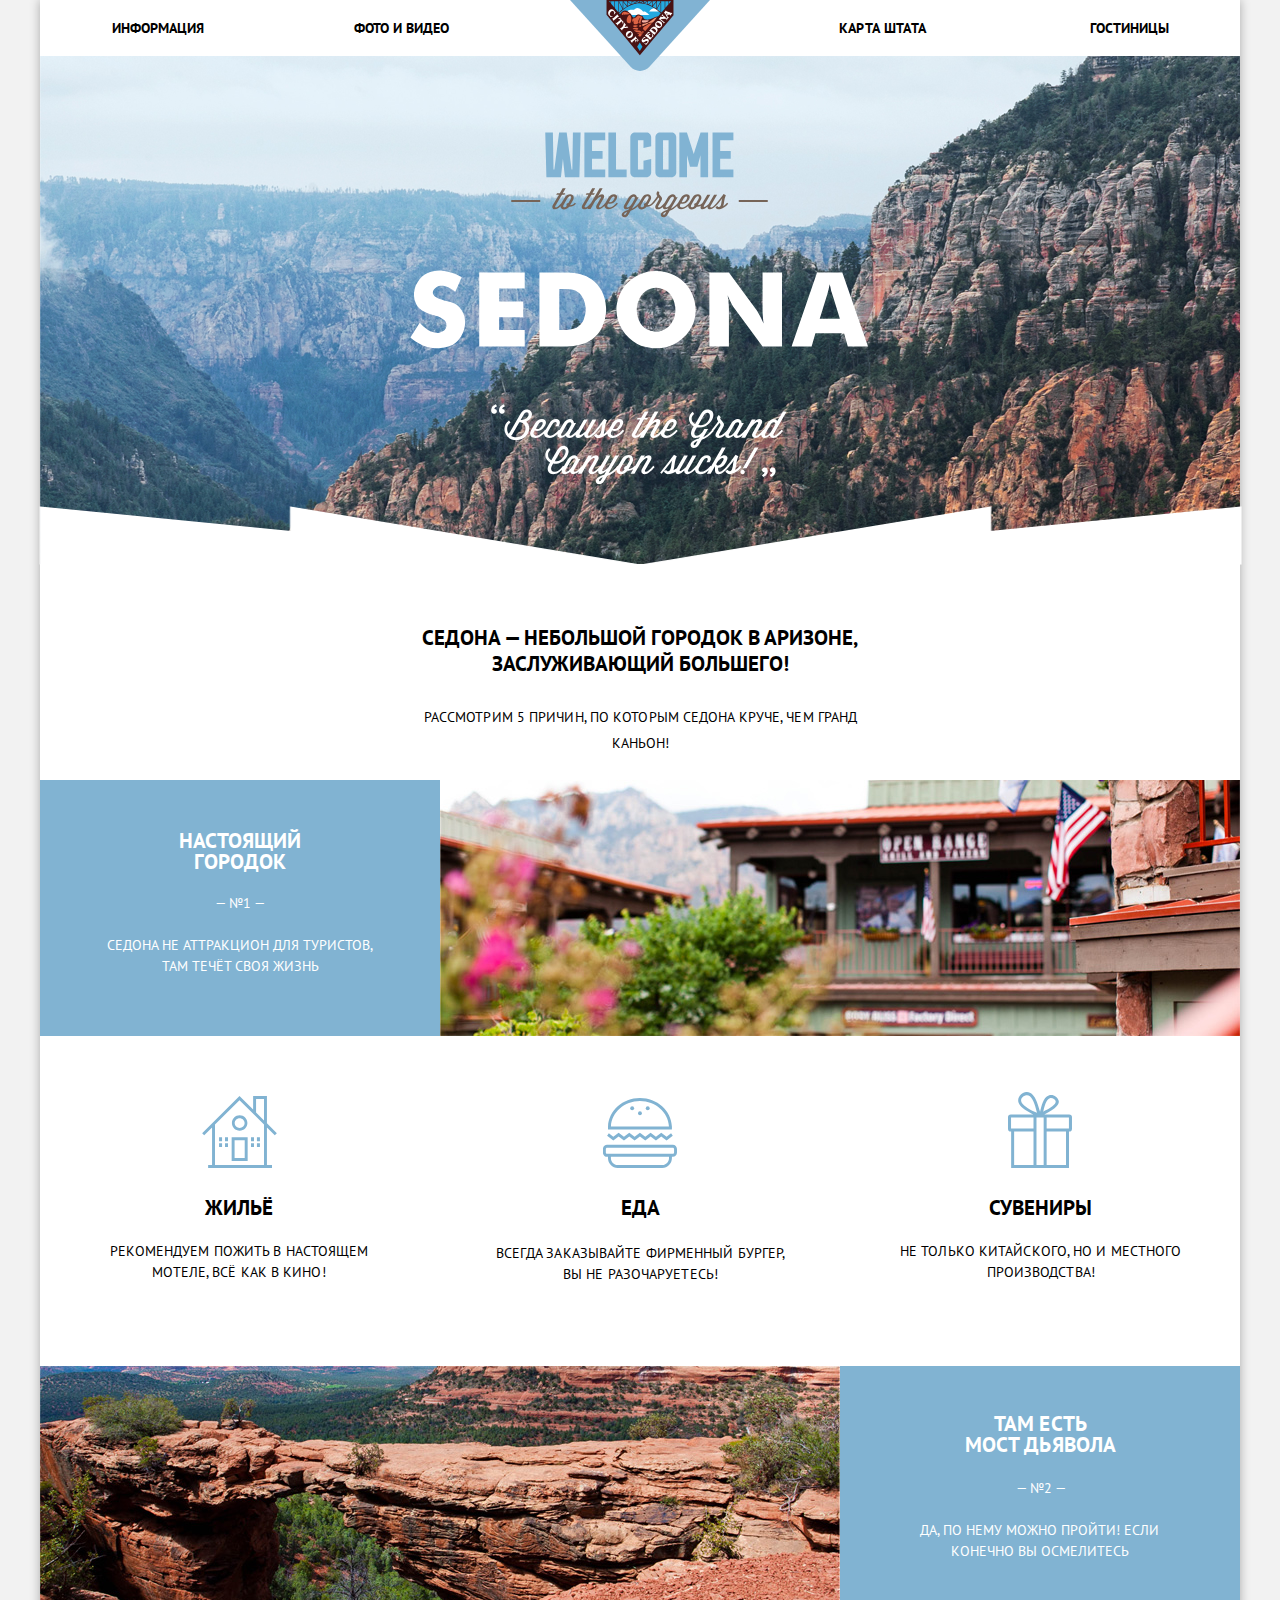
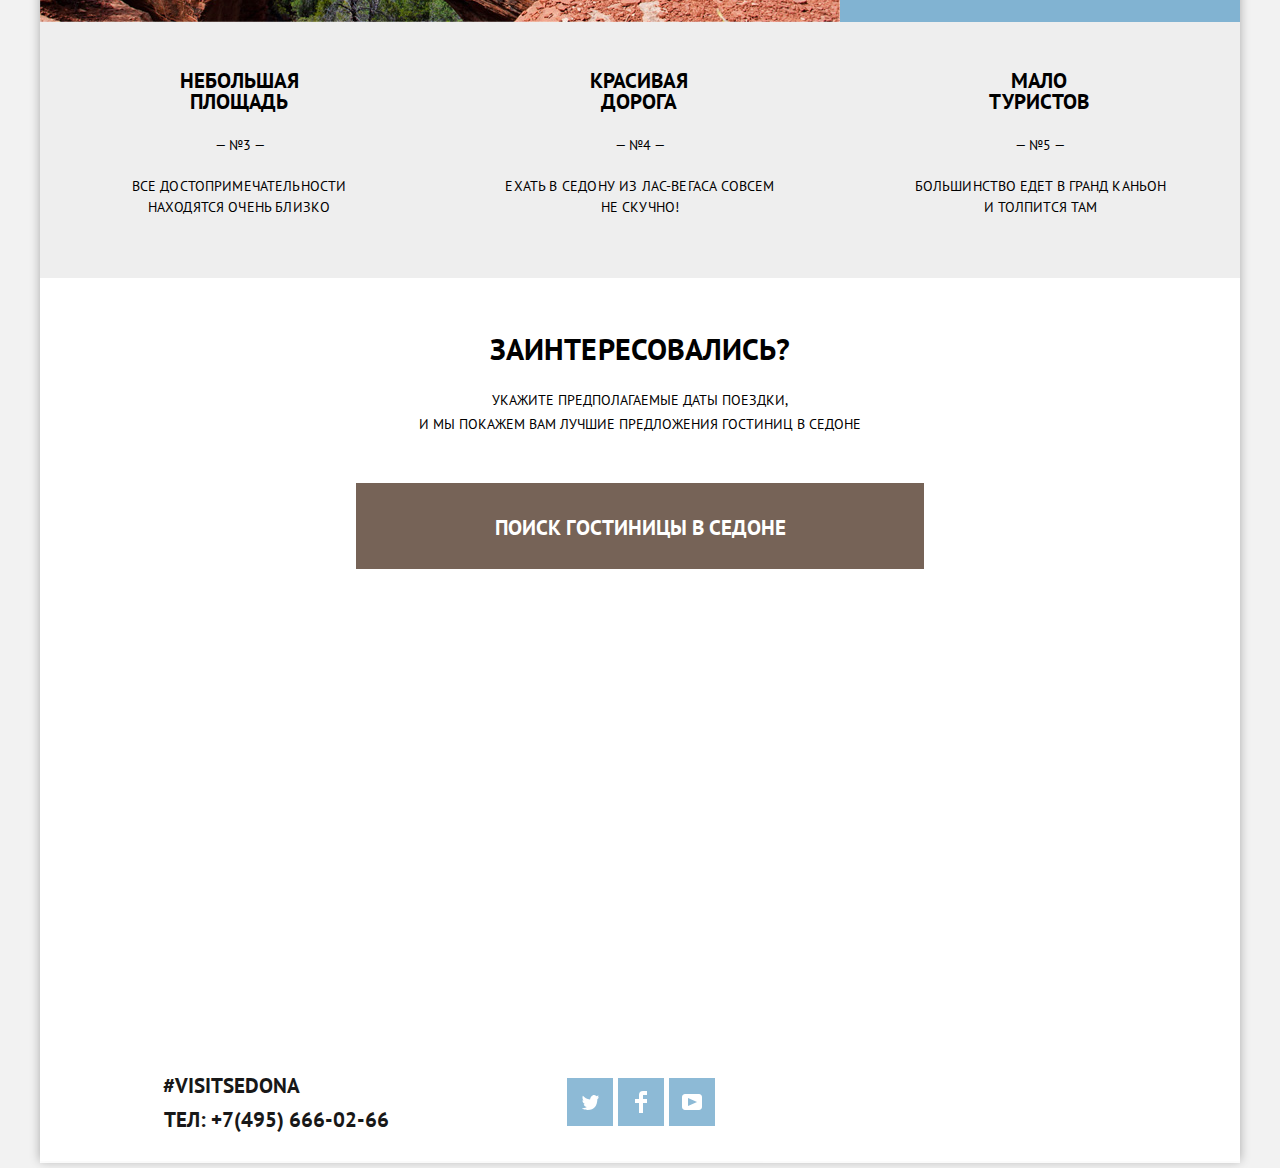
<file: Сайтец/index.html>
<!DOCTYPE html>
<html lang="ru">

<head>
	<link rel="stylesheet" type="text/css" href="css/style.min.css">
	<link rel="stylesheet" type="text/css" href="css/normalize.css">
	<link href="https://fonts.googleapis.com/css?family=PT+Sans:400,700&subset=cyrillic" rel="stylesheet">
	<meta charset="utf-8">
	<title>Projecr: Седона</title>
</head>
	<body class="wrapper">
		<header class="main-header">
			<nav class="main-nav">
				<ul class="site-nav">
					<li class="site-nav-item site-nav-info"><a href="1">Информация</a></li>
					<li class="site-nav-item site-nav-photo"><a href="2">Фото и видео</a></li>
				</ul>
				<a href="index.html" class="main-header-logo">
					<img src="img/logo.svg" width="140" height="71" alt="Логотип">
				</a>
				<ul class="site-nav">
					<li class="site-nav-item site-nav-map"><a href="3">Карта штата</a></li>
					<li class="site-nav-item site-nav-hotels"><a href="catalog.html">Гостиницы</a></li>
				</ul>
			</nav>
		</header>
		<main class="container">
			<div class="greeting">
				<img class="welcome-img" src="img/welcome.svg" width="459" height="353" alt="Приветствие">
				<img class="polygon-img" src="img/polygon.png" width="1203" height="59" alt="polygon">
			</div>
			<div class="about-sedona">
				<h2 class="whats-sedona">
					Седона — небольшой городок в Аризоне,
					заслуживающий большего!
				</h2>
				<p class="take-a-look">
					Рассмотрим 5 причин, по которым Седона круче, чем Гранд Каньон!
				</p>
			</div>
			<section class="sedona-description">
				<ul class="sedona-reasons">
					<li class="reason-1">
						<div class="argue-1">
							<div class="blueback argue-1-1">
								<h4 class="head">Настоящий городок</h4>
								<p class="number">— №1 —</p>
								<p class="descr">Седона не аттракцион для туристов, там течёт своя жизнь</p>
							</div>
							<img src="img/feature-picture1.jpg" width="800" height="256" alt="Настоящий городок">
						</div>
						<ul class="argues">
							<li class="whiteback argues-1">
								<img src="img/icon-1.svg" width="75" height="72" alt="Жильё">
								<h5 class="head">Жильё</h5>
								<p class="descr">Рекомендуем пожить в настоящем мотеле, всё как в кино!</p>
							</li>
							<li class="whiteback argues-2">
								<img src="img/icon-3.svg" width="74" height="70" alt="Еда">
								<h5 class="head">Еда</h5>
								<p class="descr">Всегда заказывайте фирменный бургер, вы не разочаруетесь!</p>
							</li>
							<li class="whiteback argues-3">
								<img src="img/icon-2.svg" width="64" height="76" alt="Сувениры">
								<h5 class="head">Сувениры</h5>
								<p class="descr">Не только китайского, но и местного производства!</p>
							</li>
						</ul>
					</li>
					<li class="reason-2">
						<div class="argue-2">
							<div class="blueback argue-2-1">
								<h4 class="head">Там есть <br> мост дьявола</h4>
								<p class="number">— №2 —</p>
								<p class="descr">Да, по нему можно пройти! Если конечно вы осмелитесь</p>
							</div>
							<img src="img/feature-picture2.jpg" width="800" height="256" alt="Мост дьявола">
						</div>
					</li>
					<li class="reason-3">
						<ul class="reason-3-list">
							<li class="reason reason-3-1 greyback">
								<h4 class="head">Небольшая площадь</h4>
								<p class="number">— №3 —</p>
								<p class="descr">Все достопримечательности находятся очень близко</p>
							</li>
							<li class="reason reason-3-2 greyback">
								<h4 class="head">Красивая дорога</h4>
								<p class="number">— №4 —</p>
								<p class="descr">Ехать в Седону из Лас-Вегаса совсем не скучно!</p>
							</li>
							<li class="reason reason-3-3 greyback">
								<h4 class="head">Мало туристов</h4>
								<p class="number">— №5 —</p>
								<p class="descr">Большинство едет в Гранд Каньон и толпится там</p>
							</li>
						</ul>
					</li>
				</ul>
			</section>
			<section class="find-hotel">
				<div class="interested-in">
					<h2 class="interested-in-header">Заинтересовались?</h2>
					<p class="interested-in-p">Укажите предполагаемые даты поездки, <br> и мы покажем вам лучшие предложения гостиниц в Седоне</p>
				</div>
				<h2 class="visually-hidden">Поиск гостиницы</h2>
				<div class="map">
					<iframe class="interactive-map" src="https://www.google.com/maps/embed?pb=!1m14!1m12!1m3!1d369520.3747583969!2d-111.98574558999356!3d34.9440815791662!2m3!1f0!2f0!3f0!3m2!1i1024!2i768!4f13.1!5e0!3m2!1sru!2sru!4v1582562128904!5m2!1sru!2sru" allowfullscreen=""></iframe>
				</div>
				<button class="btn-find">
					Поиск гостиницы в Седоне
				</button>
				<a class="critical-btn-find" href="#">
					Поиск гостиницы в Седоне
				</a>
				
				<form class="find-hotel-form hidden" method="post"
          action="https://echo.htmlacademy.ru">
					<fieldset>
						<div class="in-form">
							<label class="check-in" for="check-in">Дата заезда:
								<input class="full check-in-input" type="text" name="check-in" id="check-in" value="24 АПРЕЛЯ 2017">
								<svg class="check-in-svg" width="21" height="22" viewBox="0 0 21 22">
									<path d="M19.251 2.025h-2.845V.648c0-.381-.294-.689-.656-.689-.363 0-.656.308-.656.689v1.377h-3.938V.648c0-.381-.294-.689-.655-.689-.363 0-.657.308-.657.689v1.377H5.906V.648c0-.381-.294-.689-.656-.689-.363 0-.657.308-.657.689v1.377H1.75C.784 2.025 0 2.847 0 3.862v16.302C0 21.179.784 22 1.75 22h17.501c.966 0 1.749-.821 1.749-1.836V3.862c0-1.015-.783-1.837-1.749-1.837zm.437 18.139a.448.448 0 0 1-.437.459H1.75a.45.45 0 0 1-.438-.459V3.862a.45.45 0 0 1 .438-.459h2.844v1.378c0 .381.294.689.657.689.362 0 .656-.308.656-.689V3.403h3.938v1.378c0 .381.294.689.657.689.361 0 .655-.308.655-.689V3.403h3.938v1.378c0 .381.293.689.656.689.362 0 .656-.308.656-.689V3.403h2.845c.241 0 .437.206.437.459v16.302z" />
									<path d="M4.594 8.225h2.625v2.066H4.594zM4.594 11.668h2.625v2.067H4.594zM4.594 15.112h2.625v2.066H4.594zM9.188 15.112h2.625v2.066H9.188zM9.188 11.668h2.625v2.067H9.188zM9.188 8.225h2.625v2.066H9.188zM13.781 15.112h2.625v2.066h-2.625zM13.781 11.668h2.625v2.067h-2.625zM13.781 8.225h2.625v2.066h-2.625z" />
								</svg>
							</label>
							<label class="check-out" for="check-out">Дата выезда:
								<input class="full check-out-input" type="text" name="check-out" id="check-out" value="4 ИЮЛЯ 2017">
								<svg class="check-out-svg" width="21" height="22" viewBox="0 0 21 22">
									<path d="M19.251 2.025h-2.845V.648c0-.381-.294-.689-.656-.689-.363 0-.656.308-.656.689v1.377h-3.938V.648c0-.381-.294-.689-.655-.689-.363 0-.657.308-.657.689v1.377H5.906V.648c0-.381-.294-.689-.656-.689-.363 0-.657.308-.657.689v1.377H1.75C.784 2.025 0 2.847 0 3.862v16.302C0 21.179.784 22 1.75 22h17.501c.966 0 1.749-.821 1.749-1.836V3.862c0-1.015-.783-1.837-1.749-1.837zm.437 18.139a.448.448 0 0 1-.437.459H1.75a.45.45 0 0 1-.438-.459V3.862a.45.45 0 0 1 .438-.459h2.844v1.378c0 .381.294.689.657.689.362 0 .656-.308.656-.689V3.403h3.938v1.378c0 .381.294.689.657.689.361 0 .655-.308.655-.689V3.403h3.938v1.378c0 .381.293.689.656.689.362 0 .656-.308.656-.689V3.403h2.845c.241 0 .437.206.437.459v16.302z" />
									<path d="M4.594 8.225h2.625v2.066H4.594zM4.594 11.668h2.625v2.067H4.594zM4.594 15.112h2.625v2.066H4.594zM9.188 15.112h2.625v2.066H9.188zM9.188 11.668h2.625v2.067H9.188zM9.188 8.225h2.625v2.066H9.188zM13.781 15.112h2.625v2.066h-2.625zM13.781 11.668h2.625v2.067h-2.625zM13.781 8.225h2.625v2.066h-2.625z" />
								</svg>

							</label>
							<div class="guests">
								<div class="adults">
									<label class="adults-label" for="adults">Взрослые:</label>
										<button class="minus minus-adults">
											<svg width="38" height="38">
												<line x1="13" y1="19" x2="25" y2="19" stroke-width="3" />
											</svg>
										</button>
										<input class="adults-input" type="text" name="adults" id="adults" value="2">
										<button class="plus plus-adults">
										<svg width="38" height="38">
											<line x1="13" y1="19" x2="25" y2="19" stroke-width="3" />
											<line x1="19" y1="13" x2="19" y2="25" stroke-width="3" />
										</svg>
									</button>
								</div>
								<div class="children">
									<label class="children-label" for="children">Дети:</label>
										<button class="minus minus-children">
											<svg width="38" height="38">
												<line x1="13" y1="19" x2="25" y2="19" stroke-width="3" />
											</svg>
										</button>
										<input class="children-input" type="text" name="children" id="children" value="0">
										<button class="plus plus-children">
											<svg width="38" height="38">
												<line x1="13" y1="19" x2="25" y2="19" stroke-width="3" />
												<line x1="19" y1="13" x2="19" y2="25" stroke-width="3" />
											</svg>
										</button>
								</div>
							</div>
						</div>
						<button type="submit" name="button">Найти</button>
					</fieldset>
				</form>
			</section>
		</main>
		<footer class="main-footer footer">
			<div class="contacts-1">
				<p class="contacts">#visitsedona</p>
				<p class="contacts"><a class="tel" href="tel:+74956660266">тел: +7(495) 666-02-66</a>
			</div>

			<div class="contacts-2">
				<a href="https://twitter.com">
					<svg id="twitter" width="17" height="15" viewBox="0 0 17 15">
						<path d="M10.95.144c1.685-.496 2.984.27 3.577 1.179.673-.231 1.331-.481 2.011-.708a2.345 2.345 0 0 1-.857 1.768c.685.17 1.304-.491 1.304-.491-.169 1-1.006 1.788-1.563 2.024-.231 6.75-3.175 11.217-10.077 11.082h-.446c-.41 0-4.164-.46-4.898-1.887 2.271.196 3.893-.422 4.693-1.177-.96-.3-2.679-.477-2.979-2.95.349.106.564.228 1.19.119C1.705 8.247.374 7.53.448 5.33c.285.328 1.067.536 1.34.472C1.085 5.561-.182 2.442.894.85c1.818 1.854 3.735 3.606 7.152 3.773C8.254 2.33 9.183.793 10.95.144z" />
					</svg>
				</a>
				<a href="https://facebook.com">
					<svg id="facebook" width="12" height="22" viewBox="0 0 12 22">
						<path d="M12 4V0H8a4 4 0 0 0-4 4v4H0v4h4v10h4V12h4V8H8V4h4z" />
					</svg>
				</a>
				<a href="https://youtube.com">
					<svg id="youtube" width="20" height="16" viewBox="0 0 20 16">
						<path d="M17 0H3C1.35 0 0 1.35 0 3v10c0 1.65 1.35 3 3 3h14c1.65 0 3-1.35 3-3V3c0-1.65-1.35-3-3-3zM6.027 11.998V4.002L15.014 8l-8.987 3.998z" />
					</svg>
				</a>
			</div>

			<div class="copyright">
				
					
				</a>
			</div>
		</footer>
		<script src="js/script.min.js"></script>
	</body>
</html>
</file>
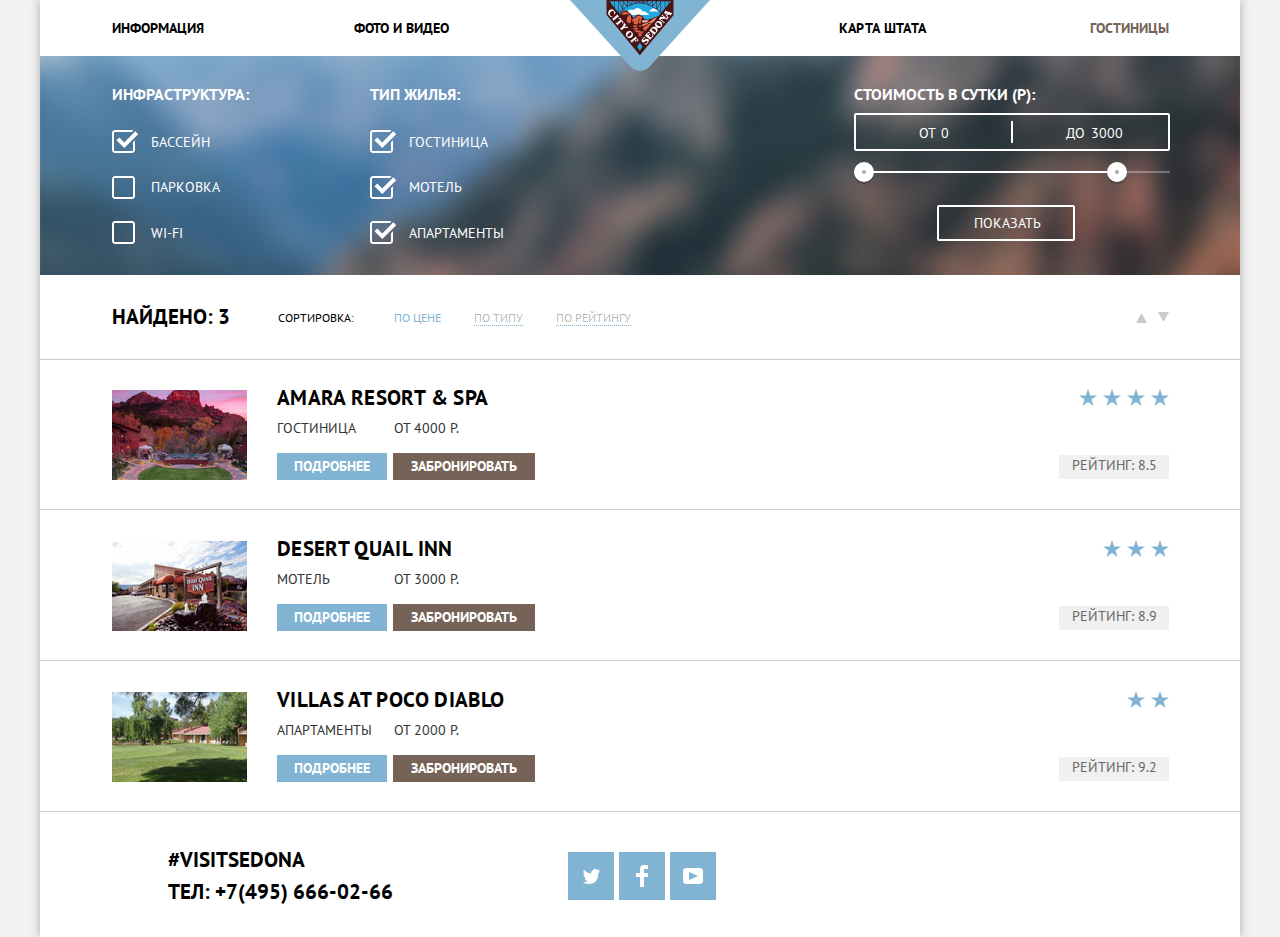
<file: Сайтец/catalog.html>
<!DOCTYPE html>
<html lang="ru">

<head>
	<link rel="stylesheet" type="text/css" href="css/style.min.css">
	<link rel="stylesheet" type="text/css" href="css/normalize.css">
	<link href="https://fonts.googleapis.com/css?family=PT+Sans:400,700&subset=cyrillic" rel="stylesheet">
	<meta charset="utf-8">
	<title>Project: Седона</title>
</head>

<body>

	<div id="wrapper" class="wrapper">
		<header class="main-header">
			<nav class="main-nav">
				<ul class="site-nav">
					<li class="site-nav-item site-nav-info"><a href="1">Информация</a></li>
					<li class="site-nav-item site-nav-photo"><a href="2">Фото и видео</a></li>
				</ul>
				<a href="index.html" class="main-header-logo">
					<img src="img/logo.svg" width="140" height="71" alt="Логотип">
				</a>
				<ul class="site-nav">
					<li class="site-nav-item site-nav-map"><a href="3">Карта штата</a></li>
					<li class="site-nav-item site-nav-hotels active"><span class="active-li">Гостиницы</span></li>
				</ul>
			</nav>
		</header>
		<main class="container">
			<section class="filter">
				<h2 class="visually-hidden">Фильтр отелей</h2>
				<div class="filter-on-bck">
					<form class="catalog" method="get" action="https://echo.htmlacademy.ru">
						<div class="infrastructure-filter">
							<p>Инфраструктура:</p>
							<div class="input-check">
								<input id="infrastructure1" type="checkbox" name="swimming-pool" checked>
								<label class="filter-label" for="infrastructure1">Бассейн</label>
							</div>
							<div class="input-check">
								<input id="infrastructure2" type="checkbox" name="parking">
								<label class="filter-label" for="infrastructure2">Парковка</label>
							</div>
							<div class="input-check">
								<input id="infrastructure3" type="checkbox" name="wi-fi">
								<label class="filter-label" for="infrastructure3">Wi-Fi</label>
							</div>
						</div>
						<!-- смержи плиз -->
						<div class="hotel-type-filter">
							<p>Тип жилья:</p>
							<div class="input-check">
								<input id="hotel-type1" type="checkbox" name="hotel" checked>
								<label class="filter-label" for="hotel-type1">Гостиница</label>
							</div>

							<div class="input-check">
								<input id="hotel-type2" type="checkbox" name="motel" checked>
								<label class="filter-label" for="hotel-type2">Мотель</label>
							</div>

							<div class="input-check">
								<input id="hotel-type3" type="checkbox" name="apartments" checked>
								<label class="filter-label" for="hotel-type3">Апартаменты</label>
							</div>
						</div>

						<div class="filter-range">
							<div class="filter-range-title">Стоимость в сутки (р):</div>
							<div class="price-controls">
								<label class="min-price filter-label">от <input class="price-controls-input" type="number" name="min-price" min="0" value="0"></label>
								<label class="max-price filter-label">до <input class="price-controls-input" type="number" name="max-price" min="0" value="3000"></label>
							</div>
							<div class="range-controls">
								<div class="scale">
									<div class="bar"></div>
									<div class="range-toggle range-toggle-min"></div>
									<div class="range-toggle range-toggle-max"></div>
								</div>
							</div>
							<button class="btn-transparent" type="submit">Показать</button>
						</div>
					</form>
				</div>
				<div class="results">
					<h3 class="found">Найдено: 3</h3>
					<h4 class="result-sort">Сортировка:</h4>
					<ul class="sort-by">
						<li class="sort-by-current sort-by-price">По цене</li>
						<li class="sort-by-type"><a class="sort-by-link" href="#">По типу</a></li>
						<li class="sort-by-rating"><a class="sort-by-link" href="#">По рейтингу</a></li>
					</ul>
					<svg xmlns="http://www.w3.org/2000/svg" width="11" height="10" viewBox="0 0 11 10"><path d="M5.5 0L0 10h11z"/></svg>
					<svg xmlns="http://www.w3.org/2000/svg" width="11" height="10" viewBox="0 0 11 10"><path d="M5.5 10L0 0h11"/></svg>
				</div>
			</section>

			<section class="hotel-list">
				<h2 class="visually-hidden">Список отелей</h2>
				<ul class="hotel-list">
					<li class="hotel">
						<img class="hotel-img" src="img/hotel1-picture.jpg" width="135" height="90" alt="Amara Resort & SPA">
						<div class="hotel-info-1 hotel-info-1-1">
							<h2 class="hotel-name">Amara Resort & SPA</h2>
							<div class="hotel-info-2 hotel-info-1-1">
								<p class="hotel-type">Гостиница</p>
								<p class="hotel-price">От 4000 Р.</p>
							</div>

							<div class="hl-buttons">
								<a class="button" href="#">Подробнее</a>
								<button class="hl-button" type="submit" name="button">Забронировать</button>
							</div>
						</div>
						<div class="rating">
							<div class="stars">
								<img src="img/star.svg" width="18" height="17" alt="Звезда">
								<img src="img/star.svg" width="18" height="17" alt="Звезда">
								<img src="img/star.svg" width="18" height="17" alt="Звезда">
								<img src="img/star.svg" width="18" height="17" alt="Звезда">
							</div>
							<p class="hotel-rating">Рейтинг: 8.5</p>
						</div>
					</li>


					<li class="hotel">
						<img class="hotel-img" src="img/hotel2-picture.jpg" width="135" height="90" alt="Amara Resort & SPA">
						<div class="hotel-info-1">
							<h2 class="hotel-name">Desert Quail Inn</h2>
							<div class="hotel-info-2">
								<p class="hotel-type">Мотель</p>
								<p class="hotel-price">От 3000 Р.</p>
							</div>
							<div class="hl-buttons">
								<a class="button" href="#">Подробнее</a>
								<button class="hl-button" type="submit" name="button">Забронировать</button>
							</div>
						</div>
						<div class="rating">
							<div class="stars">
								<img src="img/star.svg" width="18" height="17" alt="Звезда">
								<img src="img/star.svg" width="18" height="17" alt="Звезда">
								<img src="img/star.svg" width="18" height="17" alt="Звезда">
							</div>
							<p class="hotel-rating">Рейтинг: 8.9</p>
						</div>

					</li>

					<li class="hotel">
						<img class="hotel-img" src="img/hotel3-picture.jpg" width="135" height="90" alt="Amara Resort & SPA">
						<div class="hotel-info-1">

							<h2 class="hotel-name">Villas at Poco Diablo</h2>
							<div class="hotel-info-2">
								<p class="hotel-type">Апартаменты</p>
								<p class="hotel-price">От 2000 Р.</p>
							</div>

							<div class="hl-buttons">
								<a class="button" href="#">Подробнее</a>
								<button class="hl-button" type="submit" name="button">Забронировать</button>
							</div>

						</div>
						<div class="rating">
							<div class="stars">
								<img src="img/star.svg" width="18" height="17" alt="Звезда">
								<img src="img/star.svg" width="18" height="17" alt="Звезда">
							</div>
							<p class="hotel-rating">Рейтинг: 9.2</p>
						</div>
					</li>
				</ul>
			</section>
		</main>

		<footer class="footer catalog-footer">

			<div class="contacts-1">
				<p style="margin: 0" class="contacts">#visitsedona</p>
				<p style="margin: 0" class="contacts">тел: +7(495) 666-02-66</p>
			</div>

			<div class="contacts-2">
				<a href="https://twitter.com">
					<svg id="twitter" width="17" height="15" viewBox="0 0 17 15">
						<path d="M10.95.144c1.685-.496 2.984.27 3.577 1.179.673-.231 1.331-.481 2.011-.708a2.345 2.345 0 0 1-.857 1.768c.685.17 1.304-.491 1.304-.491-.169 1-1.006 1.788-1.563 2.024-.231 6.75-3.175 11.217-10.077 11.082h-.446c-.41 0-4.164-.46-4.898-1.887 2.271.196 3.893-.422 4.693-1.177-.96-.3-2.679-.477-2.979-2.95.349.106.564.228 1.19.119C1.705 8.247.374 7.53.448 5.33c.285.328 1.067.536 1.34.472C1.085 5.561-.182 2.442.894.85c1.818 1.854 3.735 3.606 7.152 3.773C8.254 2.33 9.183.793 10.95.144z" />
					</svg>
				</a>
				<a href="https://facebook.com">
					<svg id="facebook" width="12" height="22" viewBox="0 0 12 22">
						<path d="M12 4V0H8a4 4 0 0 0-4 4v4H0v4h4v10h4V12h4V8H8V4h4z" />
					</svg>
				</a>
				<a href="https://youtube.com">
					<svg id="youtube" width="20" height="16" viewBox="0 0 20 16">
						<path d="M17 0H3C1.35 0 0 1.35 0 3v10c0 1.65 1.35 3 3 3h14c1.65 0 3-1.35 3-3V3c0-1.65-1.35-3-3-3zM6.027 11.998V4.002L15.014 8l-8.987 3.998z" />
					</svg>
				</a>
			</div>

			<div class="copyright">
				
				
						<path d="M46.84 28.22a2.07 2.07 0 0 0 .58-.11v1.4a3.41 3.41 0 0 1-1.24.22 1.75 1.75 0 0 1-1.75-1 5.08 5.08 0 0 1-3.3 1.13c-1.59 0-3.06-.87-3.06-2.68 0-2.24 2.08-2.93 3.9-2.93a11.63 11.63 0 0 1 2.28.26v-.31c0-1.09-.8-1.86-2.3-1.86a7.79 7.79 0 0 0-3.15.67v-1.79a10.72 10.72 0 0 1 3.35-.58c2.48 0 4 1.18 4 3.83v3.14a.57.57 0 0 0 .69.61zm-6.76-1.19a1.42 1.42 0 0 0 1.64 1.29 3.56 3.56 0 0 0 2.53-1v-1.51a10.21 10.21 0 0 0-1.9-.22c-1.1.01-2.27.35-2.27 1.45zM53.06 20.62a5.29 5.29 0 0 1 2.7.67v1.79a4.28 4.28 0 0 0-2.42-.73 2.89 2.89 0 1 0 0 5.76 5.26 5.26 0 0 0 2.55-.67v1.8a6.58 6.58 0 0 1-2.9.6 4.42 4.42 0 0 1-4.72-4.54 4.54 4.54 0 0 1 4.79-4.68zM65.84 28.22a2.07 2.07 0 0 0 .58-.11v1.4a3.41 3.41 0 0 1-1.24.22 1.75 1.75 0 0 1-1.75-1 5.08 5.08 0 0 1-3.3 1.13c-1.59 0-3.06-.87-3.06-2.68 0-2.24 2.08-2.93 3.9-2.93a11.63 11.63 0 0 1 2.28.26v-.31c0-1.09-.8-1.86-2.3-1.86a7.79 7.79 0 0 0-3.15.67v-1.79a10.72 10.72 0 0 1 3.35-.58c2.48 0 4 1.18 4 3.83v3.14a.57.57 0 0 0 .69.61zm-6.76-1.19a1.42 1.42 0 0 0 1.64 1.29 3.56 3.56 0 0 0 2.53-1v-1.51a10.21 10.21 0 0 0-1.9-.22c-1.11.01-2.27.35-2.27 1.45zM76.67 16.85v12.76h-1.76v-1.39a4.07 4.07 0 0 1-3.35 1.62 4.62 4.62 0 0 1 0-9.22 4 4 0 0 1 3.15 1.37v-5.14h2zm-4.76 5.48a2.9 2.9 0 0 0 0 5.8 3 3 0 0 0 2.79-1.84v-2.13a3.06 3.06 0 0 0-2.79-1.83zM82.99 20.62c3.48 0 4.68 2.81 4.12 5.34h-6.58c.22 1.57 1.75 2.22 3.35 2.22a6.41 6.41 0 0 0 2.77-.62v1.68a7.5 7.5 0 0 1-3.14.6c-2.68 0-5-1.53-5-4.61a4.39 4.39 0 0 1 4.48-4.61zm.09 1.62a2.39 2.39 0 0 0-2.57 2.26h4.85a2.06 2.06 0 0 0-2.28-2.26zM89.1 29.61v-8.75h1.73v1.09a4 4 0 0 1 2.92-1.33 3 3 0 0 1 2.73 1.4 4.33 4.33 0 0 1 3.06-1.4 3.21 3.21 0 0 1 3.32 3.52v5.47h-2V24.2a1.67 1.67 0 0 0-1.73-1.84 2.94 2.94 0 0 0-2.17 1.18V29.61h-2V24.2a1.67 1.67 0 0 0-1.73-1.84 3.11 3.11 0 0 0-2.32 1.35v5.91h-2zM111.47 20.86h2l-4.1 9.93c-.95 2.28-2.19 3-3.52 3a5 5 0 0 1-1.15-.15v-1.66a3 3 0 0 0 .89.13c.95 0 1.66-.67 2.17-2l.18-.44-4.16-8.82h2.13l3 6.6zM40.66 1.53v5a4 4 0 0 1 2.83-1.2A3.41 3.41 0 0 1 47.1 8.9v5.41h-2V9.15a1.9 1.9 0 0 0-2-2.1 3.08 3.08 0 0 0-2.44 1.46v5.8h-2V1.53h2zM52.43 2.42v3.12h3.17v1.71h-3.17v4c0 1.15.53 1.53 1.66 1.53a4.71 4.71 0 0 0 1.77-.35v1.68a7.14 7.14 0 0 1-2.35.38 2.68 2.68 0 0 1-3-2.88V7.23h-1.6V5.52h1.57V2.88zM58.1 14.29V5.54h1.73v1.09a4 4 0 0 1 2.92-1.33 3 3 0 0 1 2.73 1.4 4.33 4.33 0 0 1 3.06-1.4 3.21 3.21 0 0 1 3.32 3.52v5.47h-2V8.88a1.67 1.67 0 0 0-1.73-1.84 2.94 2.94 0 0 0-2.17 1.18V14.29h-2V8.88a1.67 1.67 0 0 0-1.73-1.84 3.11 3.11 0 0 0-2.32 1.35v5.91h-2zM74.72 1.52h1.95v12.76h-1.95zM15.44.02h-.16L0 1.62v28l15.28 9.09 15.28-9.09v-28zm13.12 28.45l-13.28 7.9L2 28.47V16.99l13.22 7.87v1.43l-9.07-5.4v1.38l9.11 5.47v1.46l-9.1-5.42v1.38l9.11 5.47 9.19-5.5V19.22l4.1-2.45v11.67zm0-13.16l-3.65 2.14-1.68 1-8-4.76v1.38l6.84 4.07h-.06l-.15.09-1 .57-5.64-3.36v1.38l4.45 2.65-1.05.7-3.36-2v1.38l2.21 1.3-2.25 1.35-13.16-7.82 13.17-7.92zm0-1.39L15.21 6.05l-13.2 7.86V3.41l13.28-1.39 13.28 1.39v10.51z" />
					</svg>
				</a>
			</div>
		</footer>
	</div>
</body>
</html>
</file>
<file: Сайтец/css/style.min.css>
html{margin:0;background-color:#f2f2f2}.wrapper{margin:0 auto;padding:0;width:1200px;background-color:#fff;box-shadow:0 0 10px rgba(0,0,0,0.3);flex-direction:column;font-family:"PT Sans","Tahoma",sans-serif;text-transform:uppercase;justify-content:flex-start;position:relative}.main-nav{background-color:#fff;display:flex;width:1200px}.site-nav{display:flex;list-style:none;margin:0;padding:0}.site-nav-item{margin:0;padding:0;width:239px;height:56px;display:block;font-size:14px;font-weight:700;line-height:56px;text-align:center;display:inline-block;vertical-align:top}.site-nav a{margin:0;padding:0;color:#000;text-decoration:none}.site-nav a:hover{color:#81b3d2}.site-nav a:active{color:rgba(0,0,0,0.3)}.main-header-logo{z-index:1}.active-li{color:#766357;margin-right:-17px}.site-nav-info a{width:auto;height:auto;margin:14px 0 0 -3px}.site-nav-photo a{width:auto;height:auto;margin:14px 0 0 5px}.site-nav-map a{width:auto;height:auto;letter-spacing:.3px;margin:14px 0 0 2px}.site-nav-hotels a{width:auto;height:auto;letter-spacing:0;margin:14px 0 0 17px}.main-nav > a{display:block;width:244px;height:56px;text-align:center}.greeting{margin:0;padding:0;position:relative;width:1200px;height:508px;background:url(../img/background-photo.png) no-repeat 0 -83px}.greeting .welcome-img{position:absolute;left:370px;top:76px}.greeting .polygon-img{width:1203px;position:absolute;bottom:-1px;left:-1px;margin:0;padding:0}.about-sedona{padding:0;width:1200px;height:155px;background-color:#fff}.whats-sedona{width:450px;height:48px;font-size:21px;font-weight:700;line-height:1.24;text-align:center;color:#000;letter-spacing:px;margin:61px 380px 0 375px}.take-a-look{width:495px;height:13px;margin:31px 356px 0 353px;font-size:14px;line-height:1.86;text-align:center;letter-spacing:.1px}.sedona-description{margin:0;padding:0}.sedona-reasons,.argues,.reason-3-list{margin:0;padding:0;list-style:none;display:flex;flex-direction:column;justify-content:flex-start;align-content:flex-start}.argue-1{height:256px;display:flex;flex-direction:row;background-color:#81b3d2}.argue-1-1{width:280px;height:146px;margin:46px 60px 64px;text-align:center;color:#fff}.argue-1-1 .head{margin:0;margin-top:4px;padding:0 60px;font-size:21px;font-weight:700;line-height:1;letter-spacing:.1px}.argue-1-1 .number{font-size:14px;line-height:1.5;text-align:center;color:#fff;margin:21px 0 0}.argue-1-1 .descr{font-size:14px;line-height:1.5;text-align:center;color:#fff;margin:21px 0 0}.reason-1 .argues{display:flex;flex-direction:row}.argues .whiteback{width:400px;height:330px;position:relative}.argues-1 img{position:absolute;bottom:198px;left:162px}.argues-1 .head{font-size:21px;margin:160px 0 0 165px}.argues-1 .descr{font-size:14px;text-align:center;line-height:1.5;padding:0 48px;letter-spacing:.1px;margin:21px 0 0 -2px}.argues-2 img{position:absolute;bottom:198px;left:163px}.argues-2 .head{font-size:21px;margin:160px 0 0 181px}.argues-2 .descr{font-size:14px;text-align:center;padding:0 50px;line-height:1.5;letter-spacing:.1px;margin:23px 0 0 1px}.argues-3 img{position:absolute;bottom:198px;left:168px}.argues-3 .head{font-size:21px;margin:160px 0 0 149px}.argues-3 .descr{font-size:14px;line-height:1.5;text-align:center;padding:0 48px;letter-spacing:.1px;margin:21px 0 0 1.5px}.argue-2{height:256px;display:flex;flex-direction:row-reverse;background-color:#81b3d2}.argue-2-1{width:303px;height:142px;margin:45px 49px 65px 48px;text-align:center;color:#fff}.argue-2-1 .head{margin:2px 0 0 2px;padding:0 10px;font-size:21px;font-weight:700;line-height:1;letter-spacing:.13px}.argue-2-1 .number{font-size:14px;line-height:1.5;text-align:center;color:#fff;margin:23px 0 0 3px}.argue-2-1 .descr{font-size:14px;line-height:1.5;text-align:center;color:#fff;margin:21px 0 0}.reason-3-list{display:flex;flex-direction:row;background-color:#eee;height:256px}.reason-3-list .reason{width:400px;height:256px}.reason .head{font-size:21px;line-height:1;text-align:center;padding:0 140px;margin:48px 2px 0 0}.reason .number{font-size:14px;line-height:1.5;text-align:center;margin:23px 1px 0 0}.reason-3-1 .descr{font-size:14px;line-height:1.5;text-align:center;padding:0 70px;letter-spacing:.15px;margin:20px 2px 0 0}.reason-3-2 .descr{font-size:14px;line-height:1.5;text-align:center;padding:0 60px;letter-spacing:.18px;margin:20px 0 0}.reason-3-3 .descr{font-size:14px;line-height:1.5;text-align:center;padding:0 70px;letter-spacing:.1px;margin:20px 0 0 1px}.find-hotel{height:830px;position:relative;font-family:"PT Sans","Tahoma",sans-serif}.interested-in-header{margin:53px 0 0;font-size:30px;font-weight:700;text-align:center;line-height:1.2;letter-spacing:.15px;color:#000}.interested-in-p{margin:22px 0 0;font-size:14px;letter-spacing:0;line-height:1.71;text-align:center}.map{margin-top:135px;position:absolute}.find-hotel-form{position:relative;transition:transform .5s ease;width:568px;top:135px;left:316px;font-family:"PT Sans","Tahoma",sans-serif}.hidden{transform:scale(0)}.find-hotel-form fieldset{height:395px;width:568px;margin:0;padding:0;border:none;background-color:#fff;position:relative}.btn-find{border:none;font-family:"PT Sans","Tahoma",sans-serif;width:568px;height:86px;background-color:#766357;padding:0;margin:0;text-align:center;text-transform:uppercase;font-weight:700;color:#fff;font-size:21px;line-height:90px;position:absolute;top:152px;left:316px}.critical-btn-find{border:none;text-decoration:none;font-family:"PT Sans","Tahoma",sans-serif;width:568px;height:86px;background-color:#766357;padding:0;margin:0;text-align:center;text-transform:uppercase;font-weight:700;color:#fff;font-size:21px;line-height:90px;position:absolute;top:152px;left:316px}.find-hotel .btn-find:hover,.critical-btn-find:hover{background-color:#604e43}.find-hotel .btn-find:active,.critical-btn-find:active{background-color:#503e33;color:rgba(255,255,255,0.3)}.in-form{display:flex;flex-direction:column;font-family:"PT Sans","Tahoma",sans-serif}.in-form input:hover{background-color:#ebebeb}.in-form input:focus{background-color:#fff;outline:2px solid #e5e5e5}.check-in:not(input),.check-out:not(input){position:relative;border:none;padding:0;margin:0 0 0 55px;height:38px;font-size:14px;font-weight:700;line-height:1.86;letter-spacing:.3px;text-align:left;color:#000;font-family:"PT Sans","Tahoma",sans-serif}.check-in-input,.check-out-input{border:none;width:334px;overflow:hidden;height:38px;padding:0 0 0 12px;margin:0;font-size:14px;font-weight:700;font-family:"PT Sans","Tahoma",sans-serif;line-height:1.86;text-align:left;color:#000;background-color:#f2f2f2}.check-in-input{margin-left:15px}.check-out input{margin-left:12px}.check-in[for="check-in"]{margin-top:55px}.check-out[for="check-out"]{margin-top:29px}.check-in svg,.check-out svg{position:absolute;top:7px;left:428px}.guests{margin:29px 0 0;padding:0;display:flex;height:38px;justify-content:flex-start;align-items:flex-start}.adults label:not(input):not(button),.children label:not(input):not(button){height:38px;font-size:14px;font-weight:700;line-height:38px;color:#000}.adults,.children{display:flex}.adults-input,.children-input{padding:0;align-self:flex-start;vertical-align:top;border:none;background-color:#f2f2f2;font-size:14px;font-weight:700;font-stretch:normal;font-style:normal;letter-spacing:normal;text-align:center;color:#000;margin:0;width:38px;height:38px}.minus,.plus{padding:0;width:38px;height:38px;border:none;background-color:#f2f2f2}.minus svg,.plus svg{stroke:#a9a9a9}.minus:hover svg,.plus:hover svg{stroke:#000}.minus:active svg,.plus:active svg{stroke:#81b3d2}.minus:focus,.plus:focus{outline:2px solid #e5e5e5}.check-in svg,.check-out svg{fill:#a9a9a9}.check-in svg:hover,.check-out svg:hover{fill:#000}.check-in svg:active,.check-out svg:active{fill:#81b3d2}.adults-label{margin-left:55px}.minus-adults{margin-left:41px}.children-label{margin-left:53px}.minus-children{margin-left:27px}.minus svg,.plus svg{padding:0;margin:0}.find-hotel button[type="submit"]{padding:0;width:458px;height:58px;border:none;background-color:#81b3d2;margin-left:55px;margin-top:55px;text-transform:uppercase;font-size:21px;font-weight:700;line-height:1.24;text-align:center;color:#fff;font-family:"PT Sans","Tahoma",sans-serif}.find-hotel button[type="submit"]:hover{background-color:#669ec0}.find-hotel button[type="submit"]:active{background-color:#5496bd;color:rgba(255,255,255,0.3)}.footer{margin:0;padding:0;width:1200px;height:121px;display:flex;justify-content:flex-start;align-items:flex-start;z-index:1;background-color:#fff}.contacts-1{margin:28px 0 0 123px;font-size:21px;font-weight:700;line-height:1.5;text-align:left;color:#000}.footer.catalog-footer{margin-top:3px}.footer.catalog-footer .contacts-1{margin-left:128px}.footer.catalog-footer .contacts-2{margin-left:174px}.footer.main-footer{position:absolute;top:95.7%;opacity:.9;z-index:100}.footer.main-footer .contacts{margin:0 0 2px}.footer a{text-decoration:none;margin:0 .5px .5px;color:#000}.contacts-2{margin:36px 0 0 177px}#twitter{padding:17px 14px 16px 15px;background-color:#81b3d2;fill:#fff}#facebook{padding:13px 17px;background-color:#81b3d2;fill:#fff}#youtube{padding:16px 13px;background-color:#81b3d2;fill:#fff}.copyright{display:flex;justify-content:flex-start;align-content:center;margin:34px 0 0 229px;font-size:14px;line-height:1.86;text-align:center}.copyright a{margin:6px 0 0 -10px}#twitter:hover,#facebook:hover,#youtube:hover{background-color:#669ec0}#twitter:active,#facebook:active,#youtube:active{background-color:#5496bd;fill-opacity:.3}.copyright svg:hover{fill:#81b3d2}.copyright svg:active{fill:#bdbbbc}.filter{z-index:-100}.filter-on-bck{z-index:-100;margin:0;padding:0;width:1200px;height:219px;background:url(../img/filter-background.jpg) no-repeat 0 -300px;color:#fff}.catalog{display:flex;flex-direction:row}.infrastructure-filter{display:flex;flex-direction:column;margin:28px 0 0 72px}.hotel-type-filter{display:flex;flex-direction:column;margin:28px 0 0 121px}.input-check{display:inline-block;vertical-align:center;position:relative;cursor:pointer;height:23px;margin-bottom:22.5px}.input-check input{width:27px;height:23px;margin:0;padding:0;position:absolute;left:0;top:50%;margin-top:-7px;cursor:pointer;z-index:10;opacity:0}.input-check label{padding-top:1px;font-size:14px;line-height:23px;text-align:left;display:block;padding-left:39px;position:relative;z-index:1;cursor:pointer}.input-check label:before{display:block;position:absolute;left:0;top:30%;width:27px;height:23px;margin-top:-7px;background:url(../img/checkbox-off.svg) no-repeat;z-index:5;content:''}.input-check input:checked + label:before{background:url(../img/checkbox-on.svg) no-repeat}.input-check input:disabled{cursor:default}.input-check input:disabled + label:before{background:url(../img/checkbox-dis.svg) no-repeat;cursor:default}.input-check input:disabled + label{color:#bdbbbc;cursor:default}.filter-range{width:316px;margin:28px 0 0 350px;color:#fff;text-transform:uppercase}.filter-range-title{margin-bottom:8px;font-weight:600;font-size:16px;line-height:21px}.price-controls{position:relative;height:34px;margin-bottom:20px;font-size:0;border:2px solid #fff;border-radius:2px}.price-controls::after{content:"";position:absolute;top:50%;left:50%;width:2px;height:22px;background:#fff;transform:translate(-50%,-50%)}.price-controls label{display:inline-block;margin-top:6px;font-size:14px;line-height:38px;vertical-align:top;cursor:pointer}.price-controls .min-price{width:90px;padding-left:63px;margin-top:-2px}.price-controls .max-price{width:90px;padding-left:57px;margin-top:-2px}.price-controls-input{width:50px;margin:0;color:inherit;font:inherit;background:none;border:none}.range-controls{position:relative;margin-bottom:32px}.range-controls .scale{height:2px;background:rgba(255,255,255,0.3)}.range-controls .bar{width:80%;height:2px;background:#fff}.range-toggle{position:absolute;top:-9px;width:4px;height:4px;background:#ababab;border:8px solid #fff;border-radius:50%;box-shadow:0 2px 1px 0 rgba(0,1,1,0.2);cursor:pointer}.range-toggle:hover{background:#1c4f80}.range-toggle-min{left:0}.range-toggle-max{left:80%}.btn-transparent{display:block;margin:31px 0 0 83px;padding:6px 35px;width:138px;font-size:14px;line-height:20px;color:#fff;text-transform:uppercase;background:transparent;border:2px solid #fff;border-radius:2px;cursor:pointer}.btn-transparent:hover{color:#000;background:#fff}.found{font-size:21px;font-weight:700;line-height:1.24;text-align:left}.filter .results{display:flex;height:84px;justify-content:flex-start;align-content:flex-start;border-bottom:1px solid #cacaca}.results svg{fill:#cacaca}.results svg:first-of-type{margin:38px 0 0 505px}.results svg:last-of-type{margin:37px 0 0 11px}.results svg:hover{fill:#000;cursor:pointer}.results svg:active{fill:#81b3d2}.found{margin:29px 0 0 71.5px}.result-sort{height:8px;margin:34px 0 0 48px}.sort-by{margin:0;padding:0;display:flex}.sort-by-link{text-decoration:none;border-bottom:1px dotted #81b3d2;color:rgba(0,0,0,0.3)}.sort-by-price{margin:34px 0 0 40px;list-style:none;display:inline-block;vertical-align:top;font-size:12px;line-height:1.5;text-align:left}.sort-by-type,.sort-by-rating{height:12px;margin:34px 0 0 33px;list-style:none;display:inline-block;vertical-align:top;font-size:12px;line-height:1.5;text-align:left}.sort-by-link:hover{color:#81b3d2}.sort-by-link:active{color:#000;border-bottom:none}.sort-by-current{color:#81b3d2;text-decoration:none}.hotel-list{margin:0;padding:0;display:flex;flex-direction:column;justify-content:flex-start;align-content:flex-start;font-family:"PT Sans","Tahoma",sans-serif}.hotel-img{margin-left:72px;margin-top:30px}.hotel{display:flex;height:149px;justify-content:flex-start;align-content:flex-start;border-bottom:1px solid #cacaca;margin-bottom:1px}.hotel-info-1{display:flex;flex-direction:column;justify-content:flex-start;align-content:flex-start;margin-left:30px}.hotel-name{margin:25px 0 -5px;line-height:16px;width:auto;font-size:21px;font-weight:700;line-height:1.24;letter-spacing:.35px;text-align:left;color:#000}.hotel-name:hover{color:#71aacc;cursor:pointer}.hotel-name:active{color:rgba(0,0,0,0.3)}.hotel-info-2{display:flex;justify-content:flex-start;align-content:flex-start}.hotel-type,.hotel-price{margin:0;margin-top:12px;margin-right:7px;line-height:12px;width:110px}.hl-buttons{display:flex;margin-top:14px;font-family:"PT Sans","Tahoma",sans-serif}.hl-buttons a{display:block;width:110px;height:27px;font-family:"PT Sans","Tahoma",sans-serif;background-color:#81b3d2;line-height:27px;text-decoration:none;text-align:center;font-size:14px;font-weight:700;color:#fff}.hl-button{padding:0;margin:0;width:142px;height:27px;border:none;line-height:27px;text-align:center;background-color:#766357;font-family:"PT Sans","Tahoma",sans-serif;font-weight:700;font-size:14px;color:#fff;margin-left:6px;text-transform:uppercase}.hl-buttons a:hover{background-color:#669ec0}.hl-buttons a:active{background-color:#5496bd;color:rgba(255,255,255,0.3)}.rating{display:flex;height:90px;flex-direction:column;justify-content:flex-start;align-content:flex-start;margin-left:523px;margin-top:29px}.hotel-rating{height:27px;width:110px;margin:49px 0 0 1px}.stars{display:flex;justify-content:flex-end}.rating img{width:18px;height:17px;align-self:flex-end;display:inline-block;vertical-align:top;margin:0;padding:0;margin-left:6px}.filter p,.cost-per-day-filter label{font-size:16px;font-weight:700;line-height:1.31;text-align:left;margin:0;color:#fff}.found{font-size:21px;font-weight:700;line-height:1.24;text-align:left}.found + h4{font-size:12px;font-weight:400;line-height:1.5;text-align:left;color:#000}.hotel-type,.hotel-price{font-size:14px;line-height:1.5;text-align:left;color:#333}.hl-buttons button:hover{cursor:pointer;background-color:#604e43}.hl-buttons button:active{color:rgba(255,255,255,0.3);background-color:#503e33}.hotel-rating{background-color:#f0f0f0;font-size:14px;line-height:1.5;text-align:center;color:#666}.visually-hidden{display:none}.infrastructure-filter p,.hotel-type-filter p{margin-bottom:25px}.interactive-map{width:1200px;height:593px;border:none}
</file>
